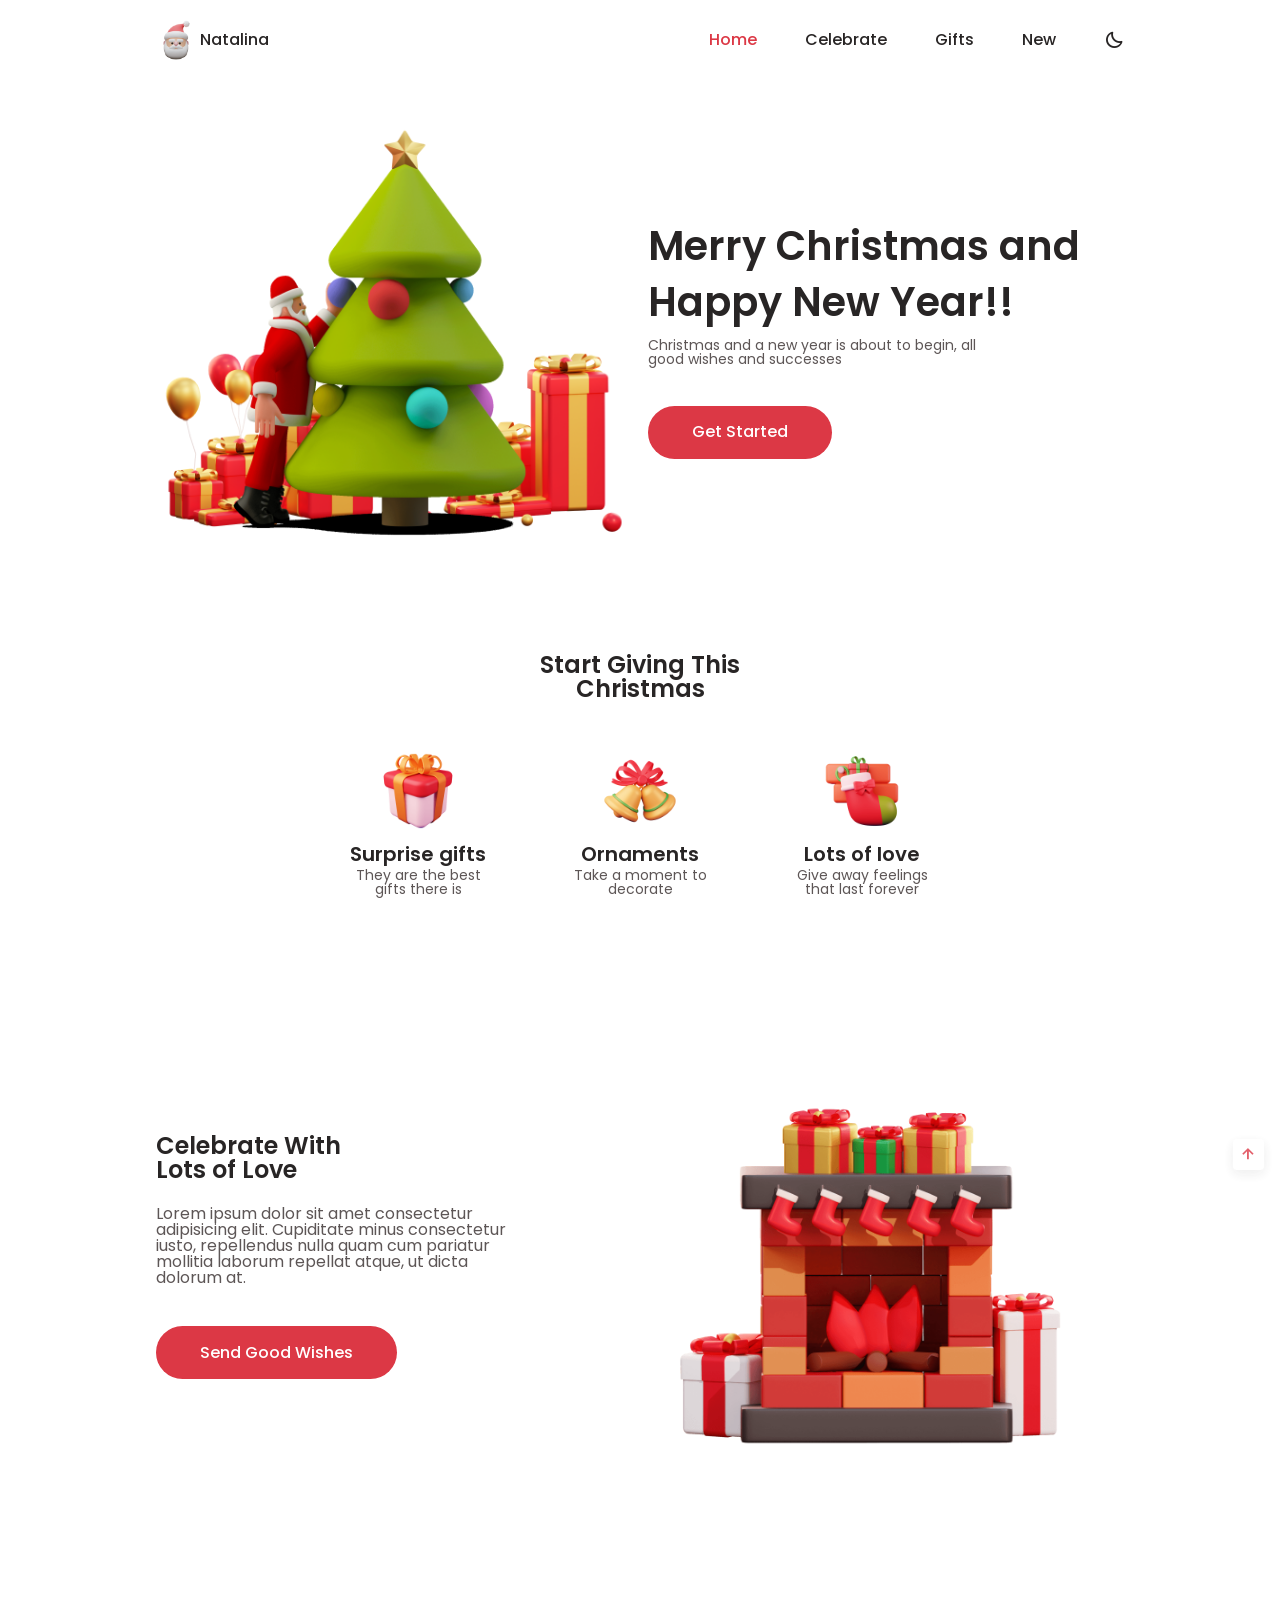
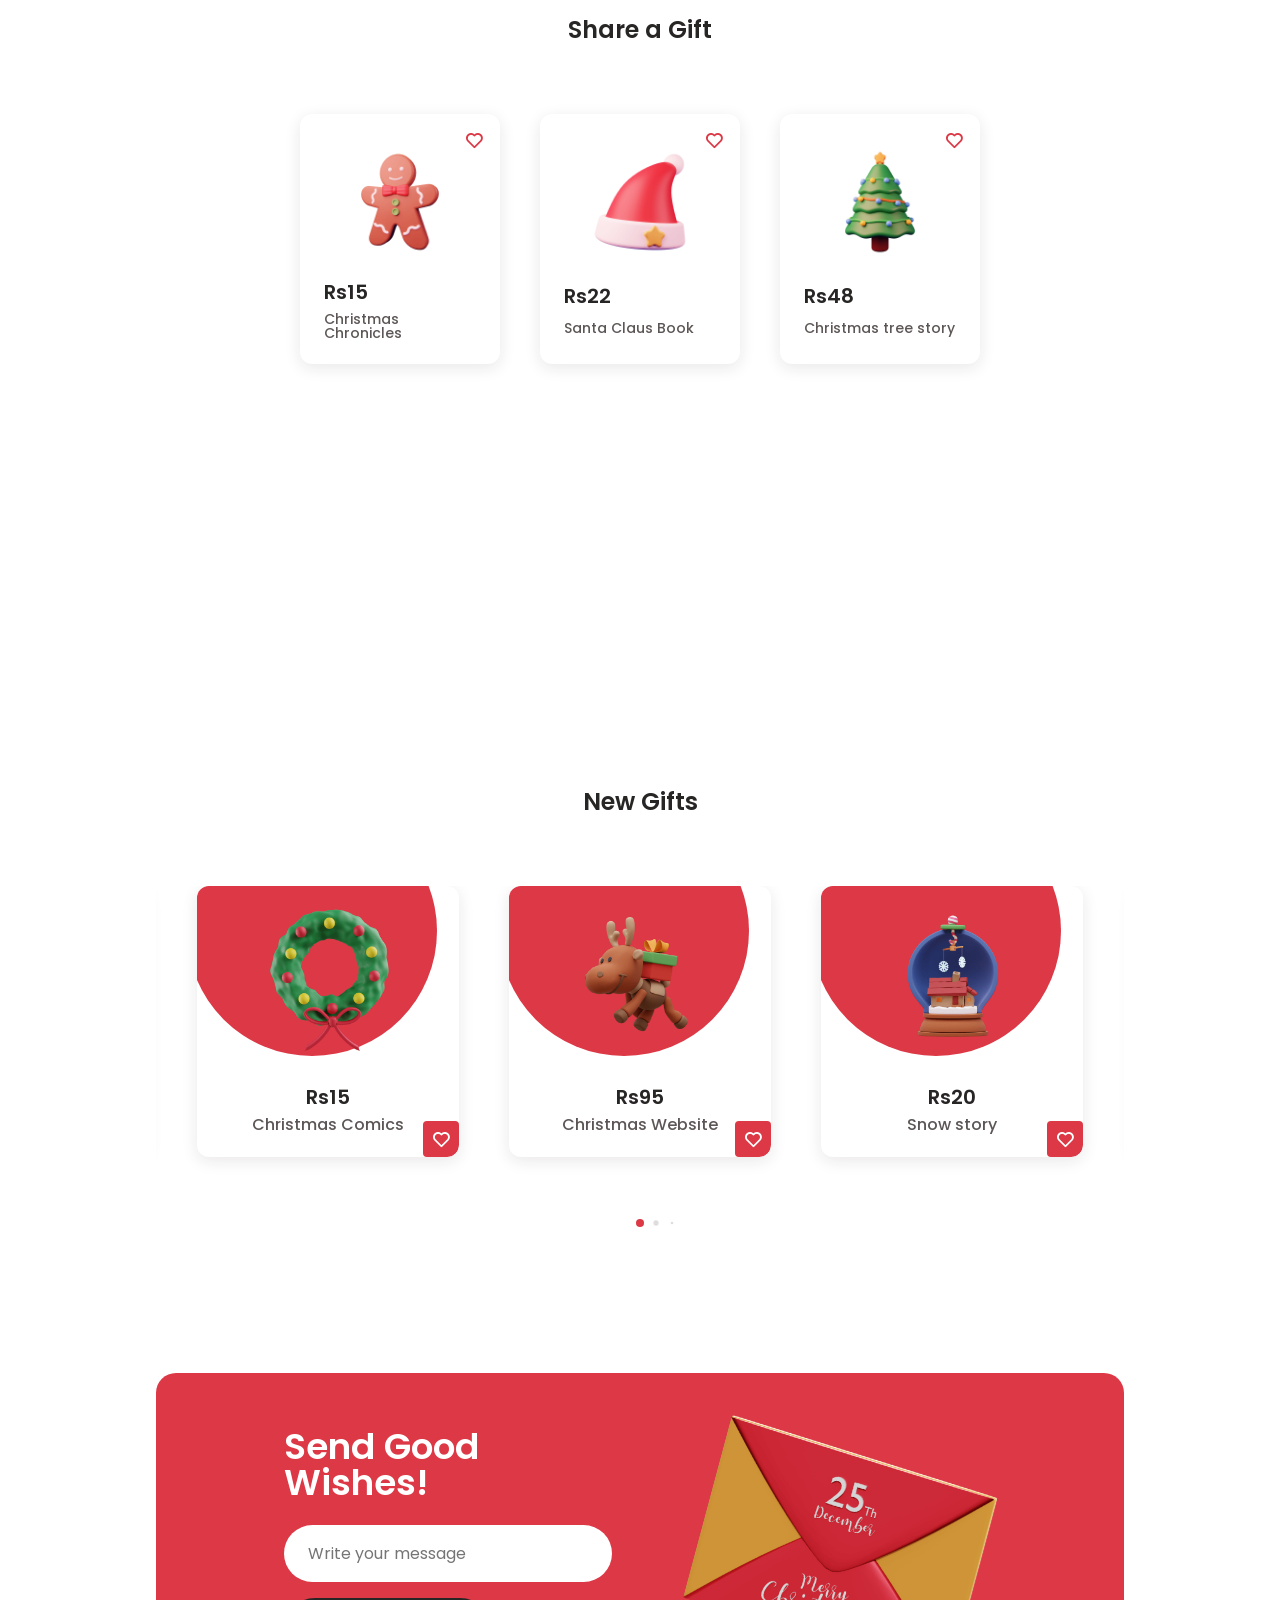
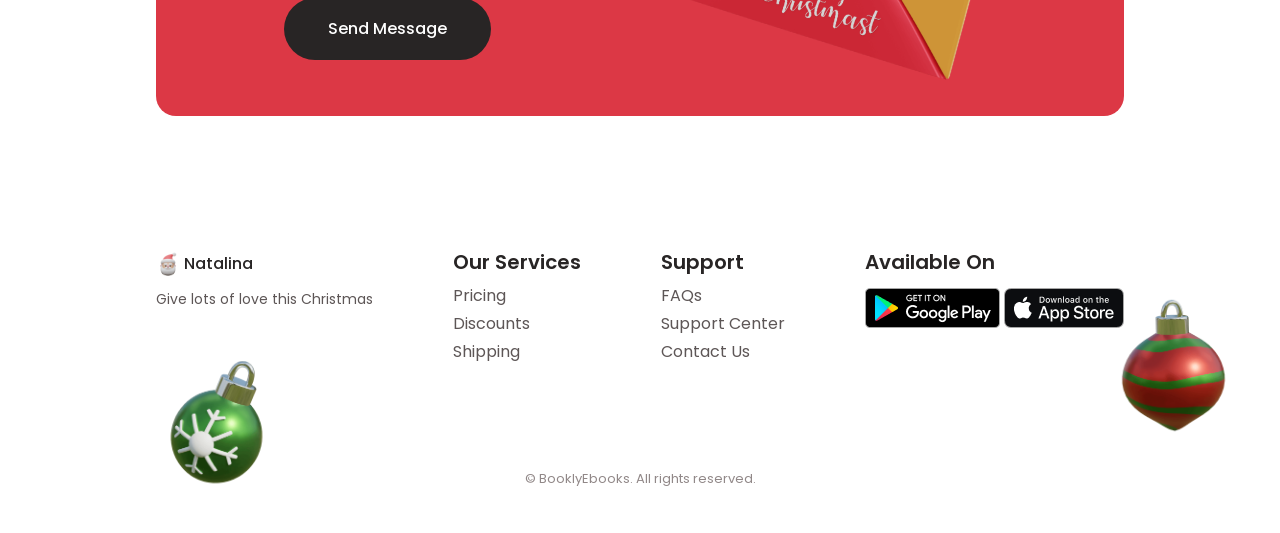
<file: web 5/christmas/index.html>
<!DOCTYPE html>
<html lang="en">

<head>
    <meta charset="UTF-8">
    <meta http-equiv="X-UA-Compatible" content="IE=edge">
    <meta name="viewport" content="width=device-width, initial-scale=1.0">

    <!--=============== FAVICON ===============-->
    <link rel="shortcut icon" href="public/favicon.png" type="image/x-icon">

    <!--=============== BOXICONS ===============-->
    <link rel="stylesheet" href="https://unpkg.com/boxicons@latest/css/boxicons.min.css">

    <!--=============== SWIPER CSS ===============-->
    <link rel="stylesheet" href="assets/css/swiper-bundle.min.css">

    <!--=============== CSS =======================-->
    <link rel="stylesheet" href="assets/css/styles.css">

    <!--============== GOOGLE FONTS ===============-->
    <link rel="preconnect" href="https://fonts.googleapis.com">
    <link rel="preconnect" href="https://fonts.gstatic.com" crossorigin>
    <link href="https://fonts.googleapis.com/css2?family=Poppins&display=swap" rel="stylesheet">

    <title>Natalina</title>
</head>

<body>

    <!--================ HEADER ==================-->
    <header class="header" id="header">
        <nav class="nav container">
            <a href="#" class="nav__logo">
                <img src="public/logo.png" alt="website logo" class="nav__logo-img">
                Natalina
            </a>

            <div class="nav__menu" id="nav-menu">
                <ul class="nav__list">
                    <li class="nav__item">
                        <a href="#home" class="nav__link">Home</a>
                    </li>
                    <li class="nav__item">
                        <a href="#celebrate" class="nav__link">Celebrate</a>
                    </li>
                    <li class="nav__item">
                        <a href="#gift" class="nav__link">Gifts</a>
                    </li>
                    <li class="nav__item">
                        <a href="#new" class="nav__link">New</a>
                    </li>
                </ul>

                <div class="nav__close" id="nav-close">
                    <i class='bx bx-x'></i>
                </div>

                <img src="public/nav-light.png" alt="" class="nav__img">
            </div>

            <div class="nav__btns">
                <!-- Theme change button -->
                <i class='bx bx-moon change-theme' id="theme-button"></i>

                <!-- Toggle button -->
                <div class="nav__toggle" id="nav-toggle">
                    <i class='bx bx-grid-alt' ></i>
                </div>
            </div>
        </nav>
    </header>

    <!--==================== MAIN ====================-->
    <main class="main">
        <!--================= HOME ===================-->
        <section class="home" id="home">
            <div class="home__container container grid">
                <img src="public/home.png" alt="image of a christmas tree being put up" class="home__img">

                <div class="home__data">
                    <h1 class="home__title">
                        Merry Christmas and <br> Happy New Year!!
                    </h1>
                    <p class="home__description">
                        Christmas and a new year is about to begin,
                        all good wishes and successes
                    </p>
                    <a href="#" class="button">Get Started</a>
                </div>
            </div>
        </section>

        <!--==================== GIVING ====================-->
        <section class="giving section container">
            <h2 class="section__title">
                Start Giving This <br> Christmas
            </h2>

            <div class="giving__container grid">
                <div class="giving__content">
                    <img src="public/giving1.png" alt="picture of a gift box" class="giving__img">
                    <h3 class="giving__title">Surprise gifts</h3>
                    <p class="giving__description">They are the best gifts there is</p>
                </div>

                <div class="giving__content">
                    <img src="public/giving2.png" alt="christmas bells image" class="giving__img">
                    <h3 class="giving__title">Ornaments</h3>
                    <p class="giving__description">Take a moment to decorate</p>
                </div>

                <div class="giving__content">
                    <img src="public/giving3.png" alt="christmas stockings image" class="giving__img">
                    <h3 class="giving__title">Lots of love</h3>
                    <p class="giving__description">Give away feelings that last forever</p>
                </div>
            </div>
        </section>

        <!--==================== CELEBRATE ====================-->
        <section class="celebrate section container" id="celebrate">
            <div class="celebrate__container grid">
                <div class="celebrate__data">
                    <h2 class="section__title celebrate__title">
                        Celebrate With <br> Lots of Love
                    </h2>
                    <p class="celebrate__description">
                        Lorem ipsum dolor sit amet consectetur adipisicing elit. Cupiditate minus consectetur iusto,
                        repellendus nulla quam cum pariatur mollitia laborum repellat atque, ut dicta dolorum at.
                    </p>
                    <a href="" class="button">Send Good Wishes</a>
                </div>

                <img src="public/celebrate.png" alt="" class="celebrate__img">
            </div>
        </section>

        <!--==================== GIFT ====================-->
        <section class="gift section container" id="gift">
            <h2 class="section__title">
                Share a Gift
            </h2>

            <div class="gift__container grid">
                <article class="gift__card">
                    <img src="public/gift1.png" alt="" class="gift__img">
                    <i class='bx bx-heart gift__icon'></i>

                    <h3 class="gift__price">Rs15</h3>
                    <span class="gift__title">Christmas Chronicles</span>
                </article>

                <article class="gift__card">
                    <img src="public/gift2.png" alt="" class="gift__img">
                    <i class='bx bx-heart gift__icon'></i>

                    <h3 class="gift__price">Rs22</h3>
                    <span class="gift__title">Santa Claus Book</span>
                </article>

                <article class="gift__card">
                    <img src="public/gift3.png" alt="" class="gift__img">
                    <i class='bx bx-heart gift__icon'></i>

                    <h3 class="gift__price">Rs48</h3>
                    <span class="gift__title">Christmas tree story</span>
                </article>

                <article class="gift__card">
                    <img src="public/gift4.png" alt="" class="gift__img">
                    <i class='bx bx-heart gift__icon'></i>

                    <h3 class="gift__price">Rs35</h3>
                    <span class="gift__title">Snowman in mountains</span>
                </article>

                <article class="gift__card">
                    <img src="public/gift5.png" alt="" class="gift__img">
                    <i class='bx bx-heart gift__icon'></i>

                    <h3 class="gift__price">Rs12</h3>
                    <span class="gift__title">Candy for Children Novel</span>
                </article>

                <article class="gift__card">
                    <img src="public/giving2.png" alt="" class="gift__img">
                    <i class='bx bx-heart gift__icon'></i>

                    <h3 class="gift__price">Rs19</h3>
                    <span class="gift__title">Christmas stories</span>
                </article>
            </div>
        </section>

        <!--==================== NEW ====================-->
        <section class="new section container" id="new">
            <h2 class="section__title">
                New Gifts
            </h2>

            <div class="new__container">
                <div class="swiper new-swiper">
                    <div class="swiper-wrapper">
                        <article class="new__card swiper-slide">
                            <div class="new__overlay"></div>

                            <img src="public/new1.png" alt="" class="new__img">
                            <h3 class="new__price">Rs95</h3>
                            <span class="new__title">Christmas Website</span>

                            <button class="button new__button">
                                <i class='bx bx-heart new__icon'></i>
                            </button>
                        </article>

                        <article class="new__card swiper-slide">
                            <div class="new__overlay"></div>

                            <img src="public/new2.png" alt="" class="new__img">
                            <h3 class="new__price">Rs20</h3>
                            <span class="new__title">Snow story</span>

                            <button class="button new__button">
                                <i class='bx bx-heart new__icon'></i>
                            </button>
                        </article>

                        <article class="new__card swiper-slide">
                            <div class="new__overlay"></div>

                            <img src="public/new3.png" alt="" class="new__img">
                            <h3 class="new__price">Rs75</h3>
                            <span class="new__title">Christmas Times</span>

                            <button class="button new__button">
                                <i class='bx bx-heart new__icon'></i>
                            </button>
                        </article>

                        <article class="new__card swiper-slide">
                            <div class="new__overlay"></div>

                            <img src="public/new4.png" alt="" class="new__img">
                            <h3 class="new__price">Rs15</h3>
                            <span class="new__title">Christmas Comics</span>

                            <button class="button new__button">
                                <i class='bx bx-heart new__icon'></i>
                            </button>
                        </article>

                    </div>

                    <div class="swiper-pagination"></div>
                </div>
            </div>
        </section>

        <!--==================== MESSAGE ====================-->
        <section class="message section container">
            <div class="message__container grid">
                <form action="" class="message__form">
                    <h2 class="message__title">
                        Send Good <br> Wishes!
                    </h2>
                    <input type="email" placeholder="Write your message" class="message__input">
                    <button class="button message__button">Send Message</button>
                </form>

                <img src="public/message.png" alt="" class="message__img">
            </div>
        </section>
    </main>

    <!--==================== FOOTER ====================-->
    <footer class="footer section">
        <div class="footer__container container grid">
            <div>
                <a href="#" class="footer__logo">
                    <img src="public/logo.png" alt="" class="footer__logo-img">
                    Natalina
                </a>

                <p class="footer__description">
                    Give lots of love this Christmas
                </p>
            </div>

            <div>
                <h3 class="footer__title">Our Services</h3>

                <ul class="footer__links">
                    <li>
                        <a href="" class="footer__link">Pricing</a>
                    </li>
                    <li>
                        <a href="" class="footer__link">Discounts</a>
                    </li>
                    <li>
                        <a href="" class="footer__link">Shipping</a>
                    </li>
                </ul>
            </div>

            <div>
                <h3 class="footer__title">Support</h3>

                <ul class="footer__links">
                    <li>
                        <a href="" class="footer__link">FAQs</a>
                    </li>
                    <li>
                        <a href="" class="footer__link">Support Center</a>
                    </li>
                    <li>
                        <a href="" class="footer__link">Contact Us</a>
                    </li>
                </ul>
            </div>

            <div>
                <h3 class="footer__title">Available On </h3>

                <div class="footer__availables">
                    <img src="public/aviable1.png" alt="" class="footer__available-img">
                    <img src="public/aviable2.png" alt="" class="footer__available-img">
                </div>
            </div>

            <img src="public/footer1.png" alt="" class="footer__img1">
            <img src="public/footer2.png" alt="" class="footer__img2">
        </div>

        <span class="footer__copy">&#169; BooklyEbooks. All rights reserved.</span>
    </footer>

        <!--=============== SCROLL UP ===============-->
        <a href="#" class="scrollup" id="scroll-up"> 
            <i class='bx bx-up-arrow-alt scrollup__icon' ></i>
        </a>

        <!--=============== SCROLL REVEAL ===============-->
        <script src="assets/js/scrollreveal.min.js"></script>

        <!--=============== SWIPER JS ===============-->
        <script src="assets/js/swiper-bundle.min.js"></script>

        <!--=============== MAIN JS ===============-->
        <script src="assets/js/main.js"></script>
</body>

</html>
</file>
<file: web 5/christmas/assets/css/styles.css>
@import 'reset.css';
@import 'config/variables.css';
@import 'base/base.css';
@import 'theme/theme.css';
@import 'layout/layout.css';
@import 'components/header.css';
@import 'components/home.css';
@import 'components/button.css';
@import 'components/giving.css';
@import 'components/celebrate.css';
@import 'components/gift.css';
@import 'components/new.css';
@import 'components/message.css';
@import 'components/footer.css';
@import 'components/breakpoints.css';
@import 'components/scroll.css';
</file>
